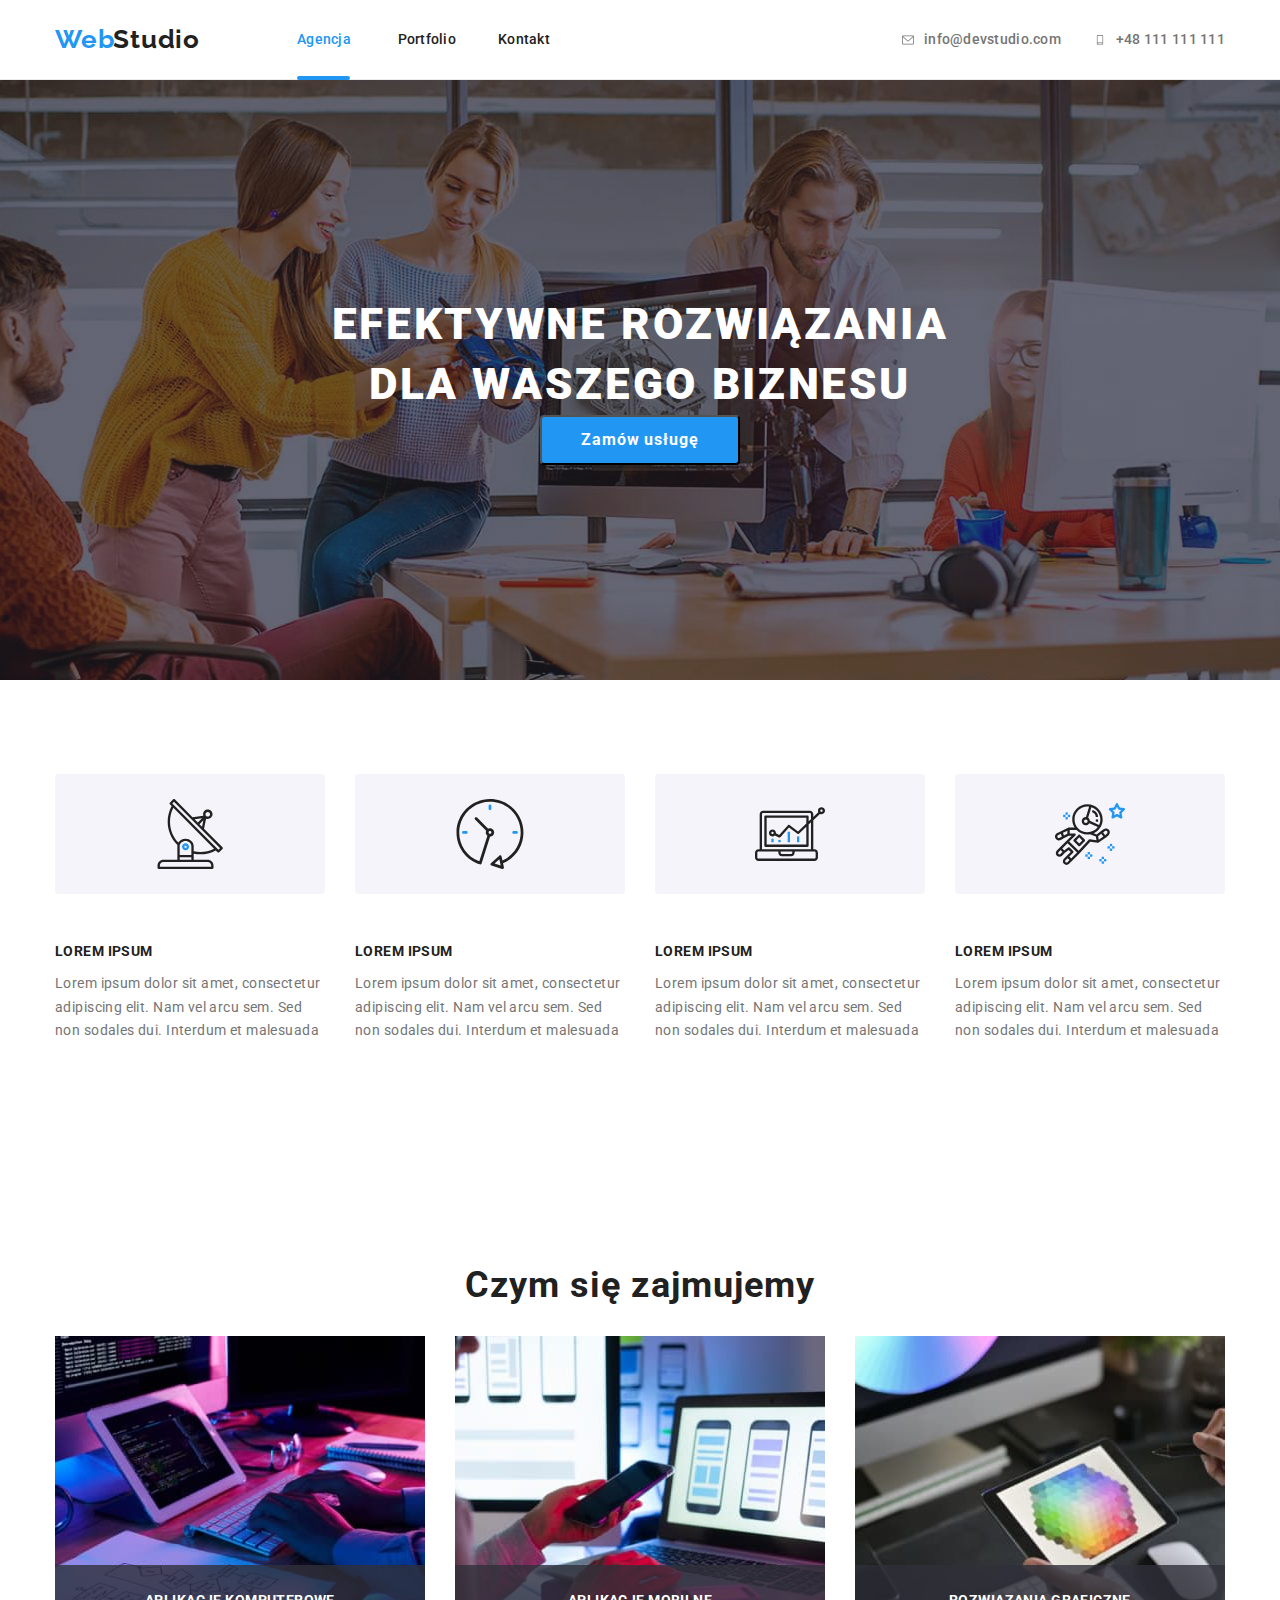
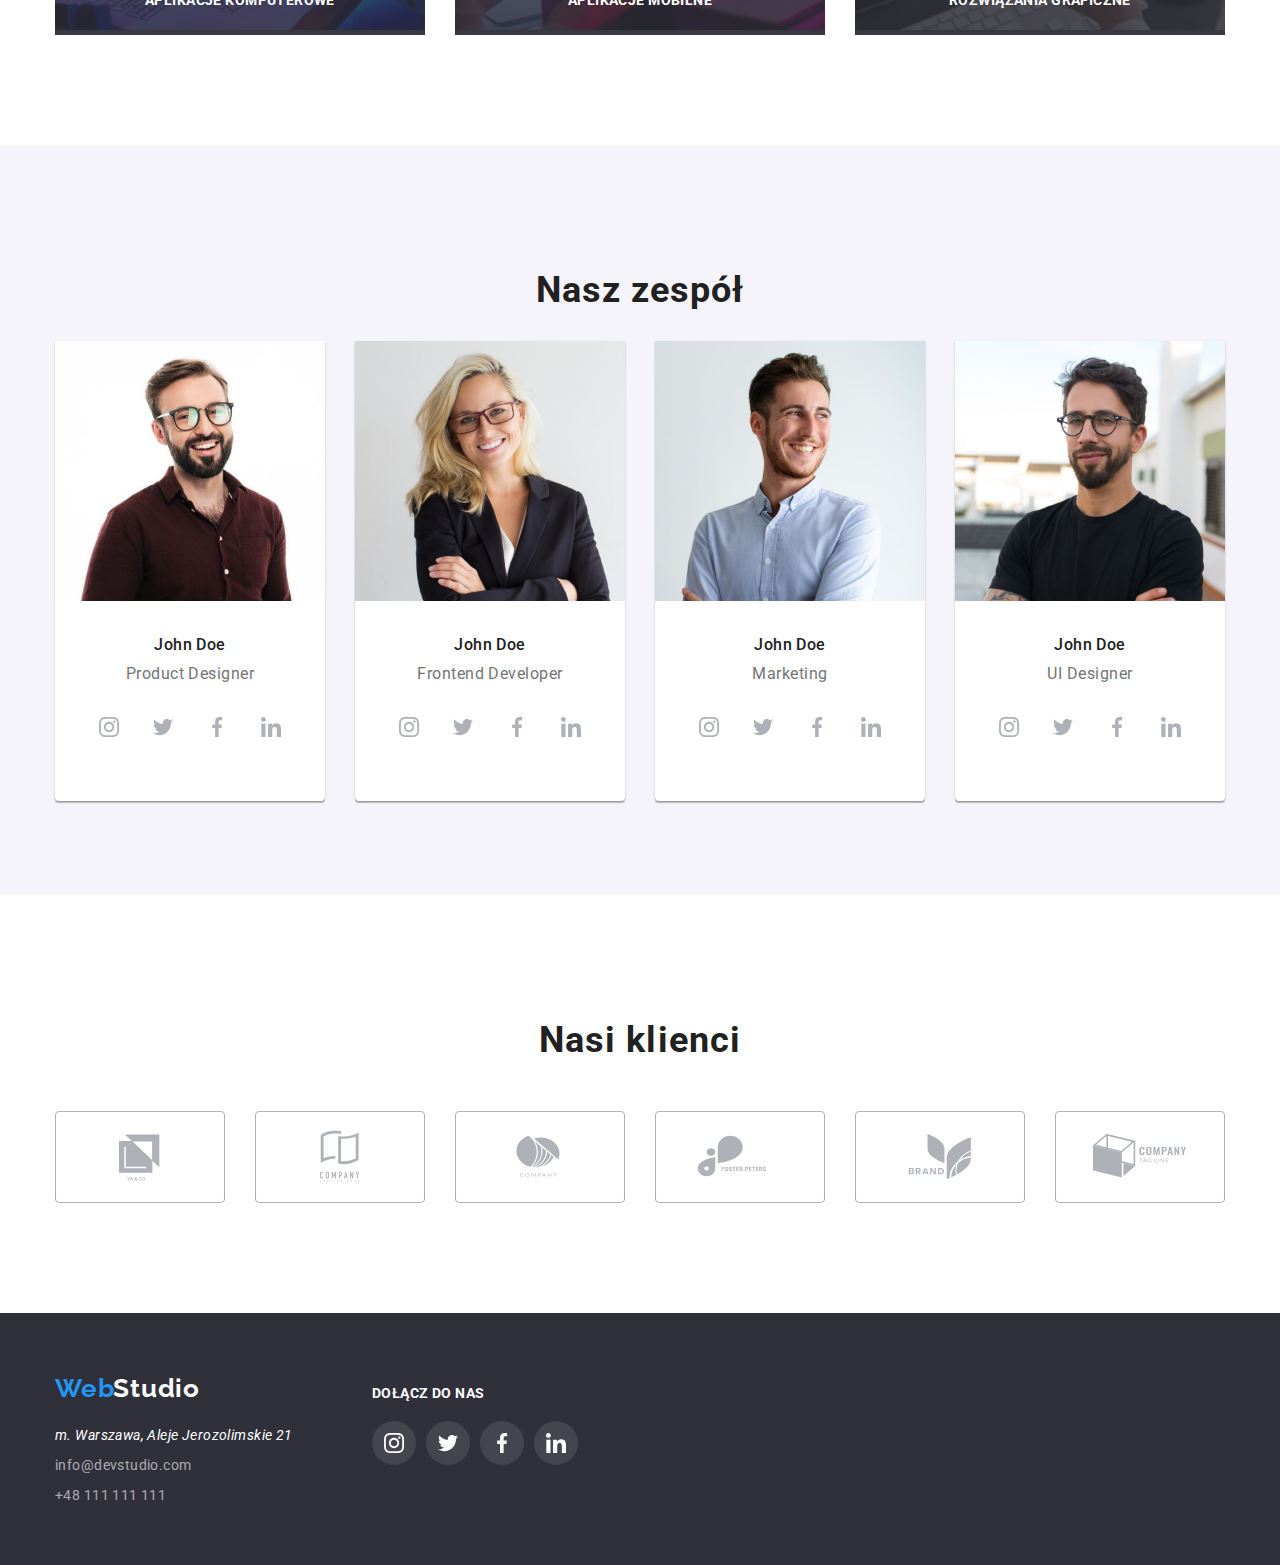
<file: index.html>
<!DOCTYPE html>
<html lang="pl">
  <head>
    <meta charset="UTF-8" />
    <meta http-equiv="X-UA-Compatible" content="IE=edge" />
    <meta name="viewport" content="width=device-width, initial-scale=1.0" />
    <link
      rel="stylesheet"
      href="https://cdnjs.cloudflare.com/ajax/libs/modern-normalize/1.0.0/modern-normalize.min.css"
    />
    <link
      rel="stylesheet"
      href="https://fonts.googleapis.com/css?family=Roboto"
    />
    <link
      href="https://fonts.googleapis.com/css2?family=Raleway:wght@700&display=swap"
      rel="stylesheet"
    />

    <link rel="stylesheet" href="./css/styles.css" />

    <title>Main page</title>
  </head>

  <body>
    <header>
      <div class="page-header">
        <div class="container">
          <div class="header-content">
            <a href="/WebStudio/" class="webstudio-link">
              <span class="web-link">Web</span>
              <span class="studio-link">Studio</span>
            </a>
            <nav class="menu">
              <ul class="menu-list">
                <li><a href="index.html" class="menu-item-agencja">Agencja</a></li>
                <li>
                  <a href="portfolio.html" class="menu-item">Portfolio</a>
                </li>
                <li><a href="/Kontakt/" class="menu-item">Kontakt</a></li>
              </ul>
            </nav>
            <a href="mailto:info@devstudio.com" class="email">
              <svg class="head-email-icon">
                <use href="./images/icons.svg#icon-envelope"></use>
              </svg>
              info@devstudio.com
            </a>
            <a href="tel:+48111111111" class="phone">
              <svg class="head-phone-icon">
                <use href="./images/icons.svg#icon-smartphone"></use>
              </svg>
              +48 111 111 111
            </a>
          </div>
        </div>
      </div>
    </header>
    <main>
      <div class="head-background">
        <div class="container">
          <p class="head-text">EFEKTYWNE ROZWIĄZANIA DLA WASZEGO BIZNESU</p>
          <button class="head-button" type="button" data-modal-open>
            Zamów usługę
          </button>
        </div>
      </div>

      <section title="Nasze atuty" class="section">
        <div class="container">
          <div class="columns">
            <article>
              <div class="article-icon-container">
                <svg class="article-icon">
                  <use href="./images/icons.svg#icon-antenna"></use>
                </svg>
              </div>
              <h2 class="advantages-header">LOREM IPSUM</h2>
              <p class="advantages-describe">
                Lorem ipsum dolor sit amet, consectetur adipiscing elit. Nam vel
                arcu sem. Sed non sodales dui. Interdum et malesuada
              </p>
            </article>
            <article>
              <div class="article-icon-container">
                <svg class="article-icon">
                  <use href="./images/icons.svg#icon-clock"></use>
                </svg>
              </div>
              <h2 class="advantages-header">LOREM IPSUM</h2>
              <p class="advantages-describe">
                Lorem ipsum dolor sit amet, consectetur adipiscing elit. Nam vel
                arcu sem. Sed non sodales dui. Interdum et malesuada
              </p>
            </article>
            <article>
              <div class="article-icon-container">
                <svg class="article-icon">
                  <use href="./images/icons.svg#icon-diagram"></use>
                </svg>
              </div>
              <h2 class="advantages-header">LOREM IPSUM</h2>
              <p class="advantages-describe">
                Lorem ipsum dolor sit amet, consectetur adipiscing elit. Nam vel
                arcu sem. Sed non sodales dui. Interdum et malesuada
              </p>
            </article>
            <article>
              <div class="article-icon-container">
                <svg class="article-icon">
                  <use href="./images/icons.svg#icon-astronaut"></use>
                </svg>
              </div>
              <h2 class="advantages-header">LOREM IPSUM</h2>
              <p class="advantages-describe">
                Lorem ipsum dolor sit amet, consectetur adipiscing elit. Nam vel
                arcu sem. Sed non sodales dui. Interdum et malesuada
              </p>
            </article>
          </div>
        </div>
      </section>
      <section class="section">
        <div class="container">
          <h2 class="services-header">Czym się zajmujemy</h2>
          <ul class="services-list">
            <li class="service">
              <div class="services-label">
                <img
                  src="images/img7.jpg"
                  width="370"
                  height="294"
                  alt="programmer working his desk"
                />
                <p class="services-label-text">aplikacje komputerowe</p>
              </div>
            </li>
            <li class="service">
              <div class="services-label">
                <img
                  src="images/img5.jpg"
                  width="370"
                  height="294"
                  alt="web ui designers are developing application smartphones team creators"
                />
                <p class="services-label-text">aplikacje mobilne</p>
              </div>
            </li>
            <li class="service">
              <div class="services-label">
                <img
                  src="images/img6.jpg"
                  width="370"
                  height="294"
                  alt="creative artist web sedign with working colour selection graphic tablet"
                />
                <p class="services-label-text">rozwiązania graficzne</p>
              </div>
            </li>
          </ul>
        </div>
      </section>
      <section class="section-our-team">
        <h2 class="services-header">Nasz zespół</h2>
        <div class="container">
          <div class="services-list">
            <figure class="card">
              <img
                src="images/img1.jpg"
                width="270"
                height="260"
                alt="John Doe product designer"
              />
              <figcaption class="figcaption">
                <h2 class="member">John Doe</h2>
                <p class="function">Product Designer</p>
                <ul class="social-list-list">
                  <li class="social-list-item_link">
                    <a class="social-list-link" href="#">
                      <svg class="social-icon">
                        <use href="./images/icons.svg#icon-instagram"></use>
                      </svg>
                    </a>
                  </li>
                  <li class="social-list-item_link">
                    <a class="social-list-link" href="#">
                      <svg class="social-icon">
                        <use href="./images/icons.svg#icon-twitter"></use>
                      </svg>
                    </a>
                  </li>
                  <li class="social-list-item_link">
                    <a class="social-list-link" href="#">
                      <svg class="social-icon">
                        <use href="./images/icons.svg#icon-facebook"></use>
                      </svg>
                    </a>
                  </li>
                  <li class="social-list-item_link">
                    <a class="social-list-link" href="#">
                      <svg class="social-icon">
                        <use href="./images/icons.svg#icon-linkedin"></use>
                      </svg>
                    </a>
                  </li>
                </ul>
              </figcaption>
            </figure>
            <figure class="card">
              <img
                src="images/img2.jpg"
                width="270"
                height="260"
                alt="John Doe frontend developer"
              />
              <figcaption class="figcaption">
                <h2 class="member">John Doe</h2>
                <p class="function">Frontend Developer</p>
                <ul class="social-list-list">
                  <li class="social-list-item_link">
                    <a class="social-list-link" href="#">
                      <svg class="social-icon">
                        <use href="./images/icons.svg#icon-instagram"></use>
                      </svg>
                    </a>
                  </li>
                  <li class="social-list-item_link">
                    <a class="social-list-link" href="#">
                      <svg class="social-icon">
                        <use href="./images/icons.svg#icon-twitter"></use>
                      </svg>
                    </a>
                  </li>
                  <li class="social-list-item_link">
                    <a class="social-list-link" href="#">
                      <svg class="social-icon">
                        <use href="./images/icons.svg#icon-facebook"></use>
                      </svg>
                    </a>
                  </li>
                  <li class="social-list-item_link">
                    <a class="social-list-link" href="#">
                      <svg class="social-icon">
                        <use href="./images/icons.svg#icon-linkedin"></use>
                      </svg>
                    </a>
                  </li>
                </ul>
              </figcaption>
            </figure>
            <figure class="card">
              <img
                src="images/img3.jpg"
                width="270"
                height="260"
                alt="John Doe marketing"
              />
              <figcaption class="figcaption">
                <h2 class="member">John Doe</h2>
                <p class="function">Marketing</p>
                <ul class="social-list-list">
                  <li class="social-list-item_link">
                    <a class="social-list-link" href="#">
                      <svg class="social-icon">
                        <use href="./images/icons.svg#icon-instagram"></use>
                      </svg>
                    </a>
                  </li>
                  <li class="social-list-item_link">
                    <a class="social-list-link" href="#">
                      <svg class="social-icon">
                        <use href="./images/icons.svg#icon-twitter"></use>
                      </svg>
                    </a>
                  </li>
                  <li class="social-list-item_link">
                    <a class="social-list-link" href="#">
                      <svg class="social-icon">
                        <use href="./images/icons.svg#icon-facebook"></use>
                      </svg>
                    </a>
                  </li>
                  <li class="social-list-item_link">
                    <a class="social-list-link" href="#">
                      <svg class="social-icon">
                        <use href="./images/icons.svg#icon-linkedin"></use>
                      </svg>
                    </a>
                  </li>
                </ul>
              </figcaption>
            </figure>
            <figure class="card">
              <img
                src="images/img4.jpg"
                width="270"
                height="260"
                alt="John Doe UI Designer"
              />
              <figcaption class="figcaption">
                <h2 class="member">John Doe</h2>
                <p class="function">UI Designer</p>
                <ul class="social-list-list">
                  <li class="social-list-item_link">
                    <a class="social-list-link" href="#">
                      <svg class="social-icon">
                        <use href="./images/icons.svg#icon-instagram"></use>
                      </svg>
                    </a>
                  </li>
                  <li class="social-list-item_link">
                    <a class="social-list-link" href="#">
                      <svg class="social-icon">
                        <use href="./images/icons.svg#icon-twitter"></use>
                      </svg>
                    </a>
                  </li>
                  <li class="social-list-item_link">
                    <a class="social-list-link" href="#">
                      <svg class="social-icon">
                        <use href="./images/icons.svg#icon-facebook"></use>
                      </svg>
                    </a>
                  </li>
                  <li class="social-list-item_link">
                    <a class="social-list-link" href="#">
                      <svg class="social-icon">
                        <use href="./images/icons.svg#icon-linkedin"></use>
                      </svg>
                    </a>
                  </li>
                </ul>
              </figcaption>
            </figure>
          </div>
        </div>
      </section>
      <section class="section">
        <h2 class="services-header">Nasi klienci</h2>
        <div class="container">
          <ul class="client-list">
            <li class="client-list-item">
              <a class="client-list-link" href="#">
                <svg class="client-icon">
                  <use href="./images/icons.svg#icon-Logo"></use>
                </svg>
              </a>
            </li>
            <li class="client-list-item">
              <a class="client-list-link" href="#">
                <svg class="client-icon">
                  <use href="./images/icons.svg#icon-Logo-1"></use>
                </svg>
              </a>
            </li>
            <li class="client-list-item">
              <a class="client-list-link" href="#">
                <svg class="client-icon">
                  <use href="./images/icons.svg#icon-Logo-2"></use>
                </svg>
              </a>
            </li>
            <li class="client-list-item">
              <a class="client-list-link" href="#">
                <svg class="client-icon">
                  <use href="./images/icons.svg#icon-Logo-3"></use>
                </svg>
              </a>
            </li>
            <li class="client-list-item">
              <a class="client-list-link" href="#">
                <svg class="client-icon">
                  <use href="./images/icons.svg#icon-Logo-4"></use>
                </svg>
              </a>
            </li>
            <li class="client-list-item">
              <a class="client-list-link" href="#">
                <svg class="client-icon">
                  <use href="./images/icons.svg#icon-Logo-5"></use>
                </svg>
              </a>
            </li>
          </ul>
        </div>
      </section>
    </main>
    <footer class="footer">
      <div class="container">
        <div class="footer-data">
          <div class="footer-logo">
            <a href="/WebStudio/" class="footer-logo">
              <span class="web-link">Web</span>
              <span class="studio-link-footer">Studio</span>
            </a>
          </div>
          <div class="footer-address-container">
            <address class="footer-address">
              <p class="address-text">m. Warszawa, Aleje Jerozolimskie 21</p>
              <p class="footer-email">
                <a href="mailto:info@devstudio.com" class="footer-email"
                  >info@devstudio.com</a
                >
              </p>
              <p class="footer-phone">
                <a href="tel:+48111111111" class="footer-phone"
                  >+48 111 111 111</a
                >
              </p>
            </address>
          </div>
        </div>
        <div class="footer-social-media-container">
          <p class="footer-social-media-text">DOŁĄCZ DO NAS</p>
          <ul class="footer-social-media-list">
            <li class="footer-social-list-item_link">
              <a class="footer-social-list-link" href="#">
                <svg class="footer-social-icon">
                  <use href="./images/icons.svg#icon-instagram"></use>
                </svg>
              </a>
            </li>
            <li class="footer-social-list-item_link">
              <a class="footer-social-list-link" href="#">
                <svg class="social-icon">
                  <use href="./images/icons.svg#icon-twitter"></use>
                </svg>
              </a>
            </li>
            <li class="footer-social-list-item_link">
              <a class="footer-social-list-link" href="#">
                <svg class="social-icon">
                  <use href="./images/icons.svg#icon-facebook"></use>
                </svg>
              </a>
            </li>
            <li class="footer-social-list-item_link">
              <a class="footer-social-list-link" href="#">
                <svg class="social-icon">
                  <use href="./images/icons.svg#icon-linkedin"></use>
                </svg>
              </a>
            </li>
          </ul>
        </div>
      </div>
    </footer>

    <div class="backdrop is-hidden" data-modal>
      <div class="modal">
        <button type="button" class="close-btn" data-modal-close="">X</button>
      </div>
    </div>
    <script src="./js/modal.js"></script>
  </body>
</html>
</file>
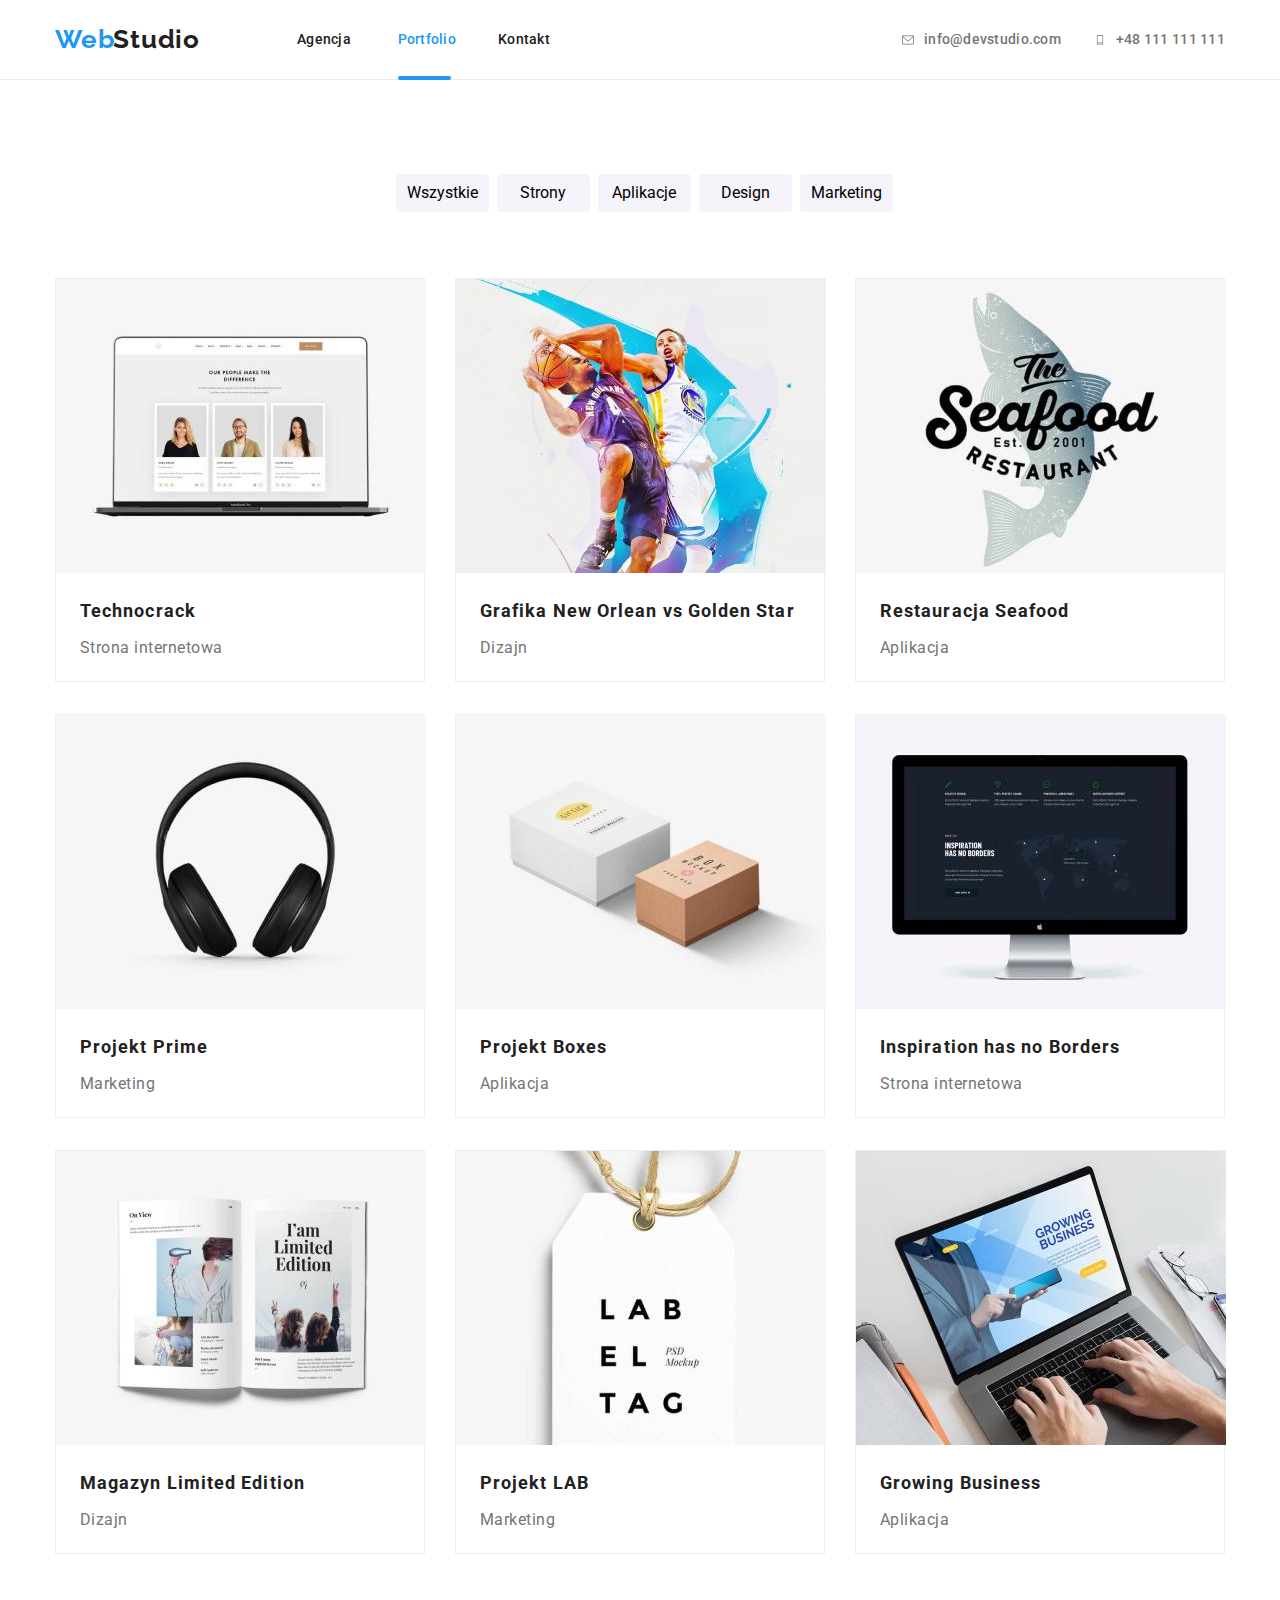
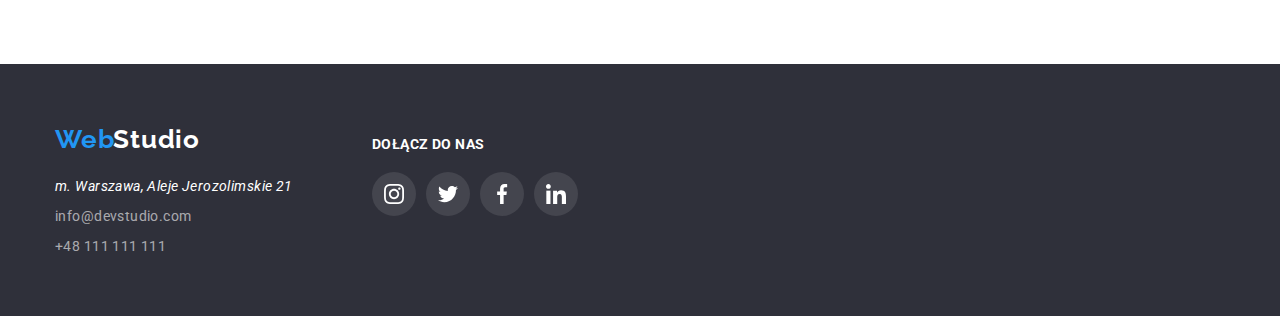
<file: portfolio.html>
<!DOCTYPE html>
<html lang="en">
  <head>
    <meta charset="UTF-8" />
    <meta http-equiv="X-UA-Compatible" content="IE=edge" />
    <meta name="viewport" content="width=device-width, initial-scale=1.0" />
    <link
      rel="stylesheet"
      href="https://cdnjs.cloudflare.com/ajax/libs/modern-normalize/1.0.0/modern-normalize.min.css"
    />
    <link
      rel="stylesheet"
      href="https://fonts.googleapis.com/css?family=Roboto"
    />
    <link
      href="https://fonts.googleapis.com/css2?family=Raleway:wght@700&display=swap"
      rel="stylesheet"
    />

    <link rel="stylesheet" href="./css/styles.css" />

    <title>Main page</title>
  </head>
  <body>
    <header>
      <div class="page-header">
        <div class="container">
          <div class="header-content">
            <a href="/WebStudio/" class="webstudio-link">
              <span class="web-link">Web</span>
              <span class="studio-link">Studio</span>
            </a>
            <nav class="menu">
              <ul class="menu-list">
                <li><a href="index.html" class="menu-item">Agencja</a></li>
                <li>
                  <a href="portfolio.html" class="menu-item-portfolio">Portfolio</a>
                </li>
                <li><a href="/Kontakt/" class="menu-item">Kontakt</a></li>
              </ul>
            </nav>
            <a href="mailto:info@devstudio.com" class="email">
              <svg class="head-email-icon">
                <use href="./images/icons.svg#icon-envelope"></use>
              </svg>
              info@devstudio.com
            </a>
            <a href="tel:+48111111111" class="phone">
              <svg class="head-phone-icon">
                <use href="./images/icons.svg#icon-smartphone"></use>
              </svg>
              +48 111 111 111
            </a>
          </div>
        </div>
      </div>
    </header>
    <main>
      <section class="section">
        <div class="container">
          <div class="btn-group">
            <button class="button">Wszystkie</button>
            <button class="button">Strony</button>
            <button class="button">Aplikacje</button>
            <button class="button">Design</button>
            <button class="button">Marketing</button>
          </div>
          <div class="portfolio-cards">
            <figure class="portfolio-card">
              <div class="img-portfolio-card">
                <img
                  src="images/threepersons.jpg"
                  width="370"
                  height="294"
                  alt="three persons"
                />
                <div class="caption">
                  <p class="caption-content">
                    Lorem ipsum, dolor sit amet consectetur adipisicing elit.
                    Sit nulla numquam dolores in reiciendis temporibus
                    voluptates voluptas repudiandae, quod, dolorem, labore earum
                    cupiditate natus. Nihil, laboriosam quam.
                  </p>
                </div>
              </div>
              <figcaption class="portfolio-figcaption">
                <h2 class="name">Technocrack</h2>
                <p class="describe">Strona internetowa</p>
              </figcaption>
            </figure>
            <figure class="portfolio-card">
              <div class="img-portfolio-card">
                <img
                  src="images/basketball.jpg"
                  width="370"
                  height="294"
                  alt="basketball"
                />

                <div class="caption">
                  <p class="caption-content">
                    Lorem ipsum, dolor sit amet consectetur adipisicing elit.
                    Sit nulla numquam dolores in reiciendis temporibus
                    voluptates voluptas repudiandae, quod, dolorem, labore earum
                    cupiditate natus. Nihil, laboriosam quam.
                  </p>
                </div>
              </div>

              <figcaption class="portfolio-figcaption">
                <h2 class="name">Grafika New Orlean vs Golden Star</h2>
                <p class="describe">Dizajn</p>
              </figcaption>
            </figure>
            <figure class="portfolio-card">
              <div class="img-portfolio-card">
                <img
                  src="images/seafood.jpg"
                  width="370"
                  height="294"
                  alt="seafood"
                />
                <div class="caption">
                  <p class="caption-content">
                    Lorem ipsum, dolor sit amet consectetur adipisicing elit.
                    Sit nulla numquam dolores in reiciendis temporibus
                    voluptates voluptas repudiandae, quod, dolorem, labore earum
                    cupiditate natus. Nihil, laboriosam quam.
                  </p>
                </div>
              </div>
              <figcaption class="portfolio-figcaption">
                <h2 class="name">Restauracja Seafood</h2>
                <p class="describe">Aplikacja</p>
              </figcaption>
            </figure>
            <figure class="portfolio-card">
              <div class="img-portfolio-card">
                <img
                  src="images/earphone.jpg"
                  width="370"
                  height="294"
                  alt="earphone"
                />
                <div class="caption">
                  <p class="caption-content">
                    Lorem ipsum, dolor sit amet consectetur adipisicing elit.
                    Sit nulla numquam dolores in reiciendis temporibus
                    voluptates voluptas repudiandae, quod, dolorem, labore earum
                    cupiditate natus. Nihil, laboriosam quam.
                  </p>
                </div>
              </div>
              <figcaption class="portfolio-figcaption">
                <h2 class="name">Projekt Prime</h2>
                <p class="describe">Marketing</p>
              </figcaption>
            </figure>
            <figure class="portfolio-card">
              <div class="img-portfolio-card">
                <img
                  src="images/boxes.jpg"
                  width="370"
                  height="294"
                  alt="boxes"
                />
                <div class="caption">
                  <p class="caption-content">
                    Lorem ipsum, dolor sit amet consectetur adipisicing elit.
                    Sit nulla numquam dolores in reiciendis temporibus
                    voluptates voluptas repudiandae, quod, dolorem, labore earum
                    cupiditate natus. Nihil, laboriosam quam.
                  </p>
                </div>
              </div>
              <figcaption class="portfolio-figcaption">
                <h2 class="name">Projekt Boxes</h2>
                <p class="describe">Aplikacja</p>
              </figcaption>
            </figure>
            <figure class="portfolio-card">
              <div class="img-portfolio-card">
                <img
                  src="images/monitor.jpg"
                  width="370"
                  height="294"
                  alt="monitor"
                />
                <div class="caption">
                  <p class="caption-content">
                    Lorem ipsum, dolor sit amet consectetur adipisicing elit.
                    Sit nulla numquam dolores in reiciendis temporibus
                    voluptates voluptas repudiandae, quod, dolorem, labore earum
                    cupiditate natus. Nihil, laboriosam quam.
                  </p>
                </div>
              </div>
              <figcaption class="portfolio-figcaption">
                <h2 class="name">Inspiration has no Borders</h2>
                <p class="describe">Strona internetowa</p>
              </figcaption>
            </figure>
            <figure class="portfolio-card">
              <div class="img-portfolio-card">
                <img
                  src="images/book.jpg"
                  width="370"
                  height="294"
                  alt="book"
                />
                <div class="caption">
                  <p class="caption-content">
                    Lorem ipsum, dolor sit amet consectetur adipisicing elit.
                    Sit nulla numquam dolores in reiciendis temporibus
                    voluptates voluptas repudiandae, quod, dolorem, labore earum
                    cupiditate natus. Nihil, laboriosam quam.
                  </p>
                </div>
              </div>
              <figcaption class="portfolio-figcaption">
                <h2 class="name">Magazyn Limited Edition</h2>
                <p class="describe">Dizajn</p>
              </figcaption>
            </figure>
            <figure class="portfolio-card">
              <div class="img-portfolio-card">
                <img
                  src="images/label.jpg"
                  width="370"
                  height="294"
                  alt="label"
                />
                <div class="caption">
                  <p class="caption-content">
                    Lorem ipsum, dolor sit amet consectetur adipisicing elit.
                    Sit nulla numquam dolores in reiciendis temporibus
                    voluptates voluptas repudiandae, quod, dolorem, labore earum
                    cupiditate natus. Nihil, laboriosam quam.
                  </p>
                </div>
              </div>
              <figcaption class="portfolio-figcaption">
                <h2 class="name">Projekt LAB</h2>
                <p class="describe">Marketing</p>
              </figcaption>
            </figure>
            <figure class="portfolio-card">
              <div class="img-portfolio-card">
                <img
                  src="images/laptop.jpg"
                  width="370"
                  height="294"
                  alt="laptop"
                />
                <div class="caption">
                  <p class="caption-content">
                    Lorem ipsum, dolor sit amet consectetur adipisicing elit.
                    Sit nulla numquam dolores in reiciendis temporibus
                    voluptates voluptas repudiandae, quod, dolorem, labore earum
                    cupiditate natus. Nihil, laboriosam quam.
                  </p>
                </div>
              </div>
              <figcaption class="portfolio-figcaption">
                <h2 class="name">Growing Business</h2>
                <p class="describe">Aplikacja</p>
              </figcaption>
            </figure>
          </div>
        </div>
      </section>
    </main>
    <footer class="footer">
      <div class="container">
        <div class="footer-data">
          <div class="footer-logo">
            <a href="/WebStudio/" class="footer-logo">
              <span class="web-link">Web</span>
              <span class="studio-link-footer">Studio</span>
            </a>
          </div>
          <div class="footer-address-container">
            <address class="footer-address">
              <p class="address-text">m. Warszawa, Aleje Jerozolimskie 21</p>
              <p class="footer-email">
                <a href="mailto:info@devstudio.com" class="footer-email"
                  >info@devstudio.com</a
                >
              </p>
              <p class="footer-phone">
                <a href="tel:+48111111111" class="footer-phone"
                  >+48 111 111 111</a
                >
              </p>
            </address>
          </div>
        </div>
        <div class="footer-social-media-container">
          <p class="footer-social-media-text">DOŁĄCZ DO NAS</p>
          <ul class="footer-social-media-list">
            <li class="footer-social-list-item_link">
              <a class="footer-social-list-link" href="#">
                <svg class="footer-social-icon">
                  <use href="./images/icons.svg#icon-instagram"></use>
                </svg>
              </a>
            </li>
            <li class="footer-social-list-item_link">
              <a class="footer-social-list-link" href="#">
                <svg class="social-icon">
                  <use href="./images/icons.svg#icon-twitter"></use>
                </svg>
              </a>
            </li>
            <li class="footer-social-list-item_link">
              <a class="footer-social-list-link" href="#">
                <svg class="social-icon">
                  <use href="./images/icons.svg#icon-facebook"></use>
                </svg>
              </a>
            </li>
            <li class="footer-social-list-item_link">
              <a class="footer-social-list-link" href="#">
                <svg class="social-icon">
                  <use href="./images/icons.svg#icon-linkedin"></use>
                </svg>
              </a>
            </li>
          </ul>
        </div>
      </div>
    </footer>
  </body>
</html>
</file>
<file: css/styles.css>
body {
  font-family: "Roboto", "Verdana", "Tahoma", sans-serif;
  color: #212121;
  text-decoration: none;
}
.container {
  width: 1200px;
  margin: 0px auto;
  padding: 0px 15px;
  align-items: center;
}

.page-header {
  display: flex;
  justify-content: space-between;
  align-items: center;
  border-bottom: 1px solid #ECECEC;
  background-color: #ffffff;
  height: 80px;
}
.header-content {
  display: flex;
  justify-content: space-between;
  align-items: center;
}

.head-background {
  background-image: linear-gradient(
      rgba(47, 48, 58, 0.4),
      rgba(47, 48, 58, 0.4)
    ),
    url("../images/img-overlay.jpg");
  background-size: cover;
  background-position: center, center;
  background-repeat: no-repeat;
  background-color: #2f303a;

  height: 600px;
  display: flex;
  flex-direction: column;
  justify-content: center;
  align-items: center;
}

.section {
  padding-top: 94px;
  padding-bottom: 94px;
}

.section-our-team {
  background-color: #f5f4fa;
  padding-top: 94px;
  padding-bottom: 94px;
}

.menu {
  display: inline-block;
}
.menu-list {
  list-style-type: none;
  display: flex;
  justify-content: space-between;
  width: 254px;
  height: 16px;
  text-decoration: none;
  padding: 0px;
  margin-left: 93px;
  margin-right: 345px;
}

.menu-item-agencja,
.menu-item-portfolio,
.menu-item {
  display: block;
  text-decoration: none;
  width: 53px;
  height: 16px;
  position: relative;

  font-weight: 500;
  font-size: 14px;
  line-height: 1.14;
  letter-spacing: 0.02em;

  color: #212121;

  transition-property: color;
  transition-duration: 250ms;
  transition-timing-function: cubic-bezier(0.4, 0, 0.2, 1);
}


.menu-item:hover,
.menu-item:focus {
  color: #2196f3;
}

.menu-item-portfolio,
.menu-item-agencja {
  color:#2196f3;
}

.menu-item-portfolio::after,
.menu-item-agencja::after {
  content: "";
  display: block;
  width: 53px;
  height: 4px;
  position: absolute;
  bottom: -32px;
  background-color: #2196f3;
  border-radius: 4px;
}

.menu-item:hover::after {
  content: "";
  display: block;
  width: 53px;
  height: 4px;
  position: absolute;
  bottom: -32px;
  background-color: #2196f3;
  border-radius: 4px;
}

.email {
  display: flex;
  justify-content: space-between;
  align-items: center;
  text-decoration: none;
  width: 161px;
  height: 16px;
  margin-right: 30px;

  font-weight: 500;
  font-size: 14px;
  line-height: 1.14;
  letter-spacing: 0.02em;

  color: #757575;
  fill: #757575;
  background-color: #ffffff;
  transition-property: color, fill;
  transition-duration: 250ms;
  transition-timing-function: cubic-bezier(0.4, 0, 0.2, 1);
}

.email:hover,
.email:focus {
  color: #2196f3;
  fill: #2196f3;
}

.head-email-icon {
  width: 16px;
  height: 12px;
}

.head-phone-icon {
  width: 10px;
  height: auto;
}

.phone {
  display: flex;
  justify-content: space-between;
  align-items: center;
  text-decoration: none;
  width: 130px;
  height: 16px;

  font-weight: 500;
  font-size: 14px;
  line-height: 1.14em;
  letter-spacing: 0.02em;

  color: #757575;
  fill: #757575;

  transition-property: color, fill;
  transition-duration: 250ms;
  transition-timing-function: cubic-bezier(0.4, 0, 0.2, 1);
}

.phone:hover,
.phone:focus {
  color: #2196f3;
  fill: #2196f3;
}

.webstudio-link {
  display: flex;
  justify-content: center;
  width: 145px;
  height: 31px;

  text-decoration: none;

  font-family: "Raleway";
  font-weight: bold;
  font-size: 26px;
  line-height: 1.19;

  letter-spacing: 0.03em;
}

.web-link {
  color: #2196f3;
}

.studio-link {
  color: #212121;
  margin-left: -1px;
}

.studio-link-footer {
  color: #ffffff;
  margin-left: -1px;
}

.btn-group {
  display: flex;
  justify-content: center;
  margin-left: auto;
  margin-bottom: 50px;
}

.btn-group .button {
  border: none;
  width: 93px;
  height: 38px;
  border-radius: 4px;
  background-color: #f5f4fa;
  cursor: pointer;
  margin-left: 8px;

  transition-property: background-color, box-shadow;
  transition-duration: 250ms;
  transition-timing-function: cubic-bezier(0.4, 0, 0.2, 1);
}
.btn-group .button:hover,
.btn-group .button:focus {
  background-color: #2196f3;
  box-shadow: 0px 3px 1px rgba(0, 0, 0, 0.1), 0px 1px 2px rgba(0, 0, 0, 0.08),
    0px 2px 2px rgba(0, 0, 0, 0.12);
}
.name {
  width: 322px;
  height: 36px;
  margin: 0px;

  font-weight: bold;
  font-size: 18px;
  line-height: 2;

  letter-spacing: 0.06em;
}

.describe {
  width: 322px;
  height: 30px;
  margin-top: 4px;

  font-size: 16px;
  line-height: 1.875;

  letter-spacing: 0.03em;

  color: #757575;
}
.footer {
  display: block;
  background-color: #2f303a;
  height: 252px;
}
.footer-email {
  width: 231px;
  height: 21px;
  text-decoration: none;
  font-family: "Roboto";
  font-style: normal;
  font-weight: normal;
  font-size: 14px;
  line-height: 1.71em;
  margin: 0px;
  margin-top: 9px;

  letter-spacing: 0.03em;

  color: rgba(255, 255, 255, 0.6);
}

.footer-phone {
  width: 231px;
  height: 21px;
  text-decoration: none;
  font-family: "Roboto";
  font-style: normal;
  font-weight: normal;
  font-size: 14px;
  line-height: 1.71em;
  margin: 0px;
  margin-top: 9px;

  letter-spacing: 0.03em;

  color: rgba(255, 255, 255, 0.6);
}
.address-text {
  width: 247px;
  height: 21px;

  font-size: 14px;
  line-height: 1.71;
  margin: 0px;

  letter-spacing: 0.03em;

  color: #ffffff;
}

.head-text {
  display: flex;
  justify-content: center;
  text-align: center;
  margin: auto;
  width: 696px;
  height: 120px;

  font-weight: 900;
  font-size: 44px;
  line-height: 1.36;

  letter-spacing: 0.06em;
  text-transform: uppercase;

  color: #ffffff;
}
.head-button {
  display: flex;
  justify-content: center;
  align-items: center;
  margin: auto;
  width: 200px;
  height: 50px;

  background-color: #2196f3;
  box-shadow: 0px 4px 4px rgba(0, 0, 0, 0.15);
  border-radius: 4px;

  font-weight: bold;
  font-size: 16px;
  line-height: 1.87;
  letter-spacing: 0.06em;

  color: #ffffff;
  cursor: pointer;
  transition-property: background-color, box-shadow;
  transition-duration: 250ms;
  transition-timing-function: cubic-bezier(0.4, 0, 0.2, 1);
}

.head-button:hover,
.head-button:focus {
  background-color: #98c6eb;
  box-shadow: 0px 3px 1px rgba(0, 0, 0, 0.1), 0px 1px 2px rgba(0, 0, 0, 0.08),
    0px 2px 2px rgba(0, 0, 0, 0.12);
}

.advantages-header {
  width: 270px;
  height: 16px;

  font-weight: bold;
  font-size: 14px;
  line-height: 1.14;
  letter-spacing: 0.03em;
  text-transform: uppercase;

  margin-top: 50px;
  margin-left: 0;
}

.advantages-describe {
  width: 270px;
  height: 75px;

  font-size: 14px;
  line-height: 1.71;
  letter-spacing: 0.03em;

  color: #757575;
  margin: 0;
}

.services-header {
  display: flex;
  justify-content: center;
  margin-left: auto;
  margin-right: auto;
  width: 452px;
  height: 42px;

  font-weight: bold;
  font-size: 36px;
  line-height: 1.17;
  letter-spacing: 0.03em;
}
.services-list {
  list-style-type: none;
  display: flex;
  justify-content: space-between;
  align-items: center;
  margin-left: 0px;
  padding: 0px;
}

.services-label {
  position: relative;
  overflow: hidden;
  background-color: rgba(47, 48, 58, 0.8);
}
.services-label > .services-label-text {
  text-transform: uppercase;
  font-family: "Roboto";
  font-weight: bold;
  font-size: 14px;
  letter-spacing: 0.03em;
  position: absolute;
  margin: 0px;
  width: 370px;
  height: 70px;
  bottom: 0px;
  color: #ffffff;
  background-color: rgba(47, 48, 58, 0.8);

  display: flex;
  justify-content: center;
  align-items: center;
}

.social-list-list {
  list-style-type: none;
  display: flex;
  justify-content: space-between;
  align-items: center;
  margin-left: 0px;
  padding: 0px;
  width: 206px;
  height: 56px;
}

.social-list-link {
  width: 44px;
  height: 44px;
  display: flex;
  justify-content: center;
  align-items: center;
  border-radius: 50%;
  fill: #afb1b8;

  transition-property: background-color, fill;
  transition-duration: 250ms;
  transition-timing-function: cubic-bezier(0.4, 0, 0.2, 1);
}

.social-list-link:hover,
.social-list-link:focus {
  fill: #ffffff;
  background-color: #2196f3;
}

.social-icon {
  width: 20px;
  height: 20px;
}

.service {
  margin: 0;
  padding: 0px;
}

.member {
  width: 72px;
  height: 19px;
  margin-bottom: 10px;
  margin-top: 0px;
  font-weight: 500;
  font-size: 16px;
  line-height: 1.19;
  letter-spacing: 0.03em;
}

.figcaption {
  display: flex;
  flex-direction: column;
  align-items: center;
  margin-top: 30px;
  margin-bottom: 30px;
  padding: 0%;
}

.function {
  width: 147px;
  height: 19px;
  margin: 0%;

  font-size: 16px;
  line-height: 1.19;
  letter-spacing: 0.03em;

  color: #757575;
}

.columns {
  display: flex;
  flex-wrap: wrap;
  padding: 0;
  justify-content: space-between;
}

.card {
  margin: 0;
  background-color: #ffffff;
  box-shadow: 0px 1px 3px rgba(0, 0, 0, 0.12), 0px 1px 1px rgba(0, 0, 0, 0.14),
    0px 2px 1px rgba(0, 0, 0, 0.2);
  border-radius: 0px 0px 4px 4px;
  display: inline-block;
  text-align: center;
}

.footer-logo {
  display: flex;
  width: 145px;
  height: 31px;
  margin-bottom: 20px;

  text-decoration: none;

  font-family: "Raleway";
  font-weight: bold;
  font-size: 26px;
  line-height: 1.19;

  letter-spacing: 0.03em;
}
.img-portfolio-card {
  display: flex;
  width: 370px;
  height: 294px;
  position: relative;
  overflow: hidden;
  transition-duration: 250ms;
  transition-timing-function: cubic-bezier(0.4, 0, 0.2, 1);
}

.caption {
  display: flex;
  justify-content: center;
  align-items: center;
  position: absolute;
  top: 0;
  left: 0;
  width: 100%;
  height: 100%;
  border: 0px;

  background-color: rgba(33, 150, 243, 0.9);

  transform: translatey(100%);
  transition: transform 250ms ease;

  backface-visibility: hidden;
  border: 1px solid;
  border-color: #ffffff;
}

.caption > p {
  width: 301px;
  height: 196px;
  font-family: "Roboto";
  font-weight: 400;
  font-size: 18px;
  line-height: 1.6em;
  letter-spacing: 00.03em;
  color: #ffffff;
  margin: 0px;
  padding: 0px;
}
.portfolio-card:hover .caption {
  transform: translatey(0);
}
.portfolio-cards {
  display: flex;
  flex-wrap: wrap;
  justify-content: space-between;
  margin-top: auto;
}

.portfolio-card {
  width: 370px;
  height: 404px;
  margin-left: 0px;
  margin-right: 0px;
  background-color: #ffffff;
  border: 1px solid #eeeeee;

  transition-property: box-shadow;
}

.portfolio-card:hover {
  box-shadow: 0px 1px 1px rgba(0, 0, 0, 0.12), 0px 4px 4px rgba(0, 0, 0, 0.06),
    1px 4px 6px rgba(0, 0, 0, 0.16);
}

.portfolio-figcaption {
  display: flex;
  flex-direction: column;
  margin: 20px 24px 20px 24px;
}
.icon {
  display: inline-block;
  color: black;
  width: 16px;
  height: 12px;

  transition-property: color;
  transition-duration: 250ms;
  transition-timing-function: cubic-bezier(0.4, 0, 0.2, 1);
}
.icon:hover {
  color: #2196f3;
}

.client-list {
  list-style-type: none;
  display: flex;
  justify-content: space-between;
  align-items: center;
  padding: 0px;
  margin-top: 50px;
}
.client-icon {
  width: 106px;
  height: 60px;
}

.client-list-link {
  display: flex;
  justify-content: center;
  align-items: center;
  width: 170px;
  height: 92px;
  border-radius: 4px;
  border: 1px solid #afb1b8;
  fill: #afb1b8;

  transition-property: fill, border;
  transition-duration: 250ms;
  transition-timing-function: cubic-bezier(0.4, 0, 0.2, 1);
}

.client-list-link:focus,
.client-list-link:hover {
  border: 1px solid #2196f3;
  fill: #2196f3;
}

.footer-social-media-container {
  display: block;

  width: 206px;
  height: 80px;
  float: left;
  margin-left: 70px;
  margin-top: 72px;
}

.footer-social-media-list {
  display: flex;
  justify-content: space-between;
  align-items: center;
  padding: 0px;
  margin: 0px;
  width: 206px;
  height: 44px;
  list-style-type: none;
}
.footer-social-icon {
  width: 20px;
  height: 20px;
}

.footer-social-list-link {
  display: flex;
  justify-content: center;
  align-items: center;
  width: 44px;
  height: 44px;
  border-radius: 50%;
  background-color: rgba(255, 255, 255, 0.1);
  fill: #ffffff;

  transition-property: background-color;
  transition-duration: 250ms;
  transition-timing-function: cubic-bezier(0.4, 0, 0.2, 1);
}

.footer-social-list-link:hover,
.footer-social-list-link:focus {
  background-color: #2196f3;
  cursor: url(./images/finger-black.png);
}

.footer-address-container {
  display: flex;
  flex-direction: column;
  column-gap: 10px;
  justify-content: space-between;
  align-items: center;
  width: 247px;
  height: 81px;
  margin: 0px;
  padding: 0px;
}

.footer-data {
  width: 247px;
  height: 132px;
  display: block;
  float: left;
  margin-top: 60px;
}

.footer-social-media-text {
  margin: 0px;
  margin-bottom: 20px;
  font-family: Roboto;
  font-weight: 700;
  font-size: 14px;
  line-height: 1.17em;
  color: #ffffff;
  letter-spacing: 0.03em;
}

.article-icon {
  width: 70px;
  height: 70px;
  fill: #2196f3;
}

.article-icon-container {
  display: flex;
  justify-content: center;
  align-items: center;
  width: 270px;
  height: 120px;
  border-radius: 4px;

  background-color: #f5f4fa;
}

.backdrop {
  position: fixed;
  left: 0;
  top: 0;
  width: 100%;
  height: 100%;
  background-color: rgba(0, 0, 0, 0.2);
  transition: 500ms linear;
}

.modal {
  position: absolute;
  top: 50%;
  left: 50%;
  transform: translate(-50%, -40%);
  width: 528px;
  height: 581px;
  background-color: #ffffff;

  transition: transform 0.5s cubic-bezier(0.4, 0, 0.2, 1), opacity 0.5s cubic-bezier(0.4, 0, 0.2, 1);
  opacity: 1;
}

.close-btn {
  position: absolute;
  top: 8px;
  right: 8px;
  width: 30px;
  height: 30px;
  background-color: #ffffff;
  border: 1px solid rgba(0, 0, 0, 0.1);
  border-radius: 50%;
  cursor: pointer;
  text-align: center;
  justify-content: center;
}

.is-hidden {
  opacity: 0;
  visibility: hidden;
  pointer-events: none;
}

.is-hidden .modal {
  opacity: 0;
}
</file>
